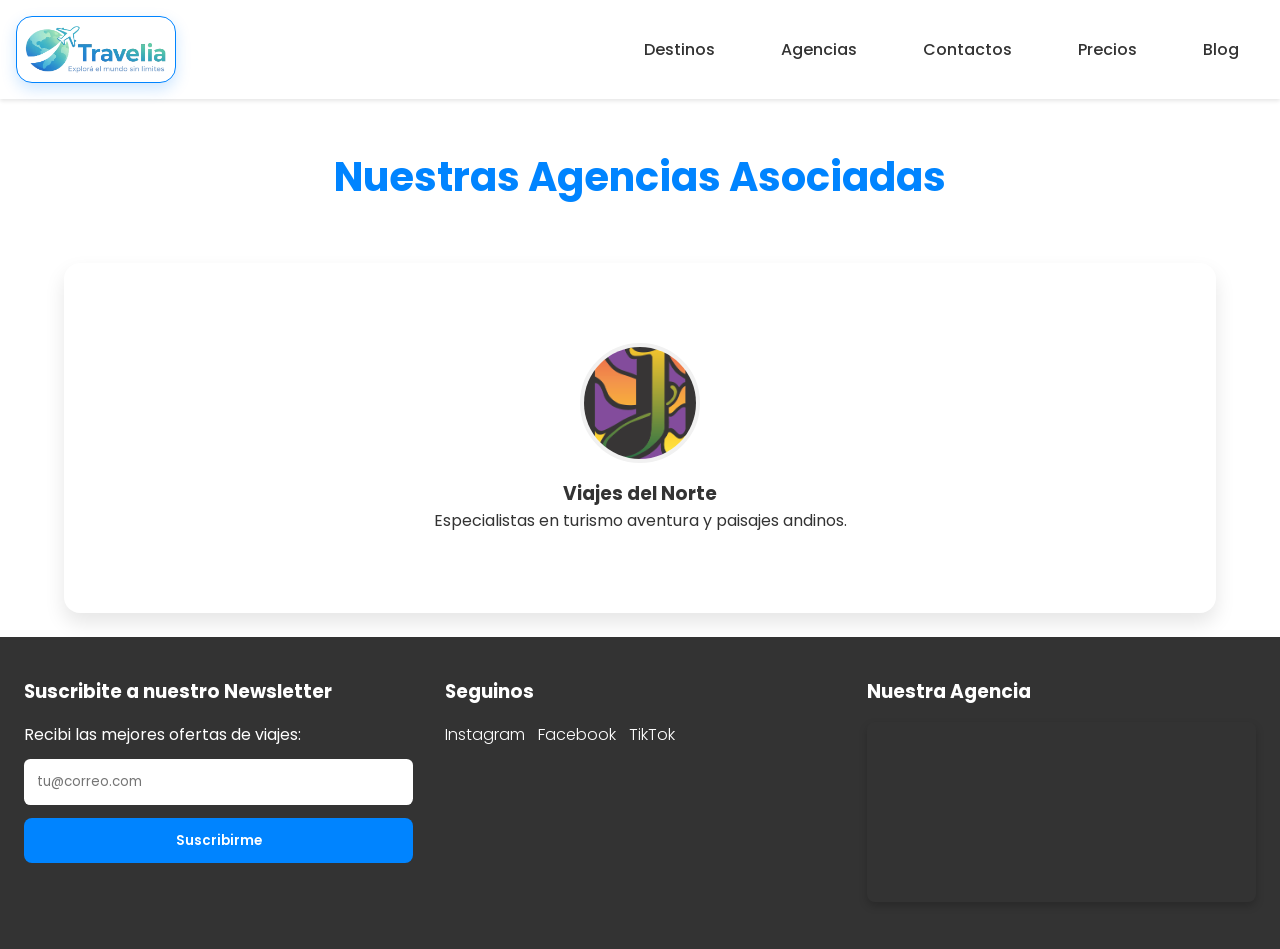
<file: views/agencias.html>
﻿<!DOCTYPE html>
<html lang="es">

<head>
    <meta charset="UTF-8">
    <meta name="viewport" content="width=device-width, initial-scale=1.0">
    <title>Agencias - Travelia</title>
    <link rel="stylesheet" href="../styles/styles.css">
</head>

<body>
    <header>
        <a href="../index.html">
            <img src="../assets/img/logo1.png" alt="Logo de Travelia" class="logo">
        </a>
        <input type="checkbox" id="menu-hamburguesa" class="checkbox-oculto">
        <label for="menu-hamburguesa" class="icono-hamburguesa">☰</label>
        <nav>
            <ul>
                <li><a href="destinos.html">Destinos</a></li>
                <li><a href="agencias.html">Agencias</a></li>
                <li><a href="contactos.html">Contactos</a></li>
                <li><a href="precios.html">Precios</a></li>
                <li><a href="blog.html">Blog</a></li>
            </ul>
        </nav>
    </header>

    <main>
        <h1 class="titulo-vista">Nuestras Agencias Asociadas</h1>

        <section id="agencias-asociadas">
            <div class="contenedor-cards-agencias">

                <article class="card-agencia-contenedor">

                    <div class="card-agencia-inner">

                        <div class="card-agencia-front">
                            <img src="../assets/img/logo-agencia1.png" alt="Logo Agencia Viajes Jujuy">
                            <h3>Viajes del Norte</h3>
                            <p>Especialistas en turismo aventura y paisajes andinos.</p>
                        </div>

                        <div class="card-agencia-back">
                            <h3>Viajes del Norte</h3>
                            <p>📍 S. S. de Jujuy, Centro</p>
                            <p>✔️ info@viajesnorte.com</p>

                            <div class="rating-estrellas">
                                <input type="radio" id="star5-1" name="rate1" value="5">
                                <label for="star5-1" title="5 estrellas">★</label>

                                <input type="radio" id="star4-1" name="rate1" value="4">
                                <label for="star4-1" title="4 estrellas">★</label>

                                <input type="radio" id="star3-1" name="rate1" value="3">
                                <label for="star3-1" title="3 estrellas">★</label>

                                <input type="radio" id="star2-1" name="rate1" value="2">
                                <label for="star2-1" title="2 estrellas">★</label>

                                <input type="radio" id="star1-1" name="rate1" value="1">
                                <label for="star1-1" title="1 estrella">★</label>
                            </div>

                            <button>Contactar Agencia</button>
                        </div>

                    </div>

                </article>

            </div>
        </section>
    </main>
    <footer>
        <div class="footer-newsletter">
            <h3>Suscribite a nuestro Newsletter</h3>
            <form action="#" method="post">
                <label for="email">Recibi las mejores ofertas de viajes:</label>
                <input type="email" id="email" name="email" placeholder="tu@correo.com">
                <button type="submit">Suscribirme</button>
            </form>
        </div>
        <div class="footer-redes">
            <h3>Seguinos</h3>
            <ul>
                <li><a href="#" target="_blank">Instagram</a></li>
                <li><a href="#" target="_blank">Facebook</a></li>
                <li><a href="#" target="_blank">TikTok</a></li>
            </ul>
        </div>
        <div class="footer-mapa">
            <h3>Nuestra Agencia</h3>
            <iframe
                src="https://www.google.com/maps/embed?pb=!1m14!1m12!1m3!1d13000!2d-65.3!3d-24.1!2m3!1f0!2f0!3f0!3m2!1i1024!2i768!4f13.1!5e0!3m2!1ses!2sar!4v1600000000000!5m2!1ses!2sar "
                width="300" height="200" style="border:0;" allowfullscreen="" loading="lazy"
                referrerpolicy="no-referrer-when-downgrade" alt="Ubicación de nuestra agencia en Google Maps"></iframe>
        </div>
    </footer>

</body>


</html>
</file>
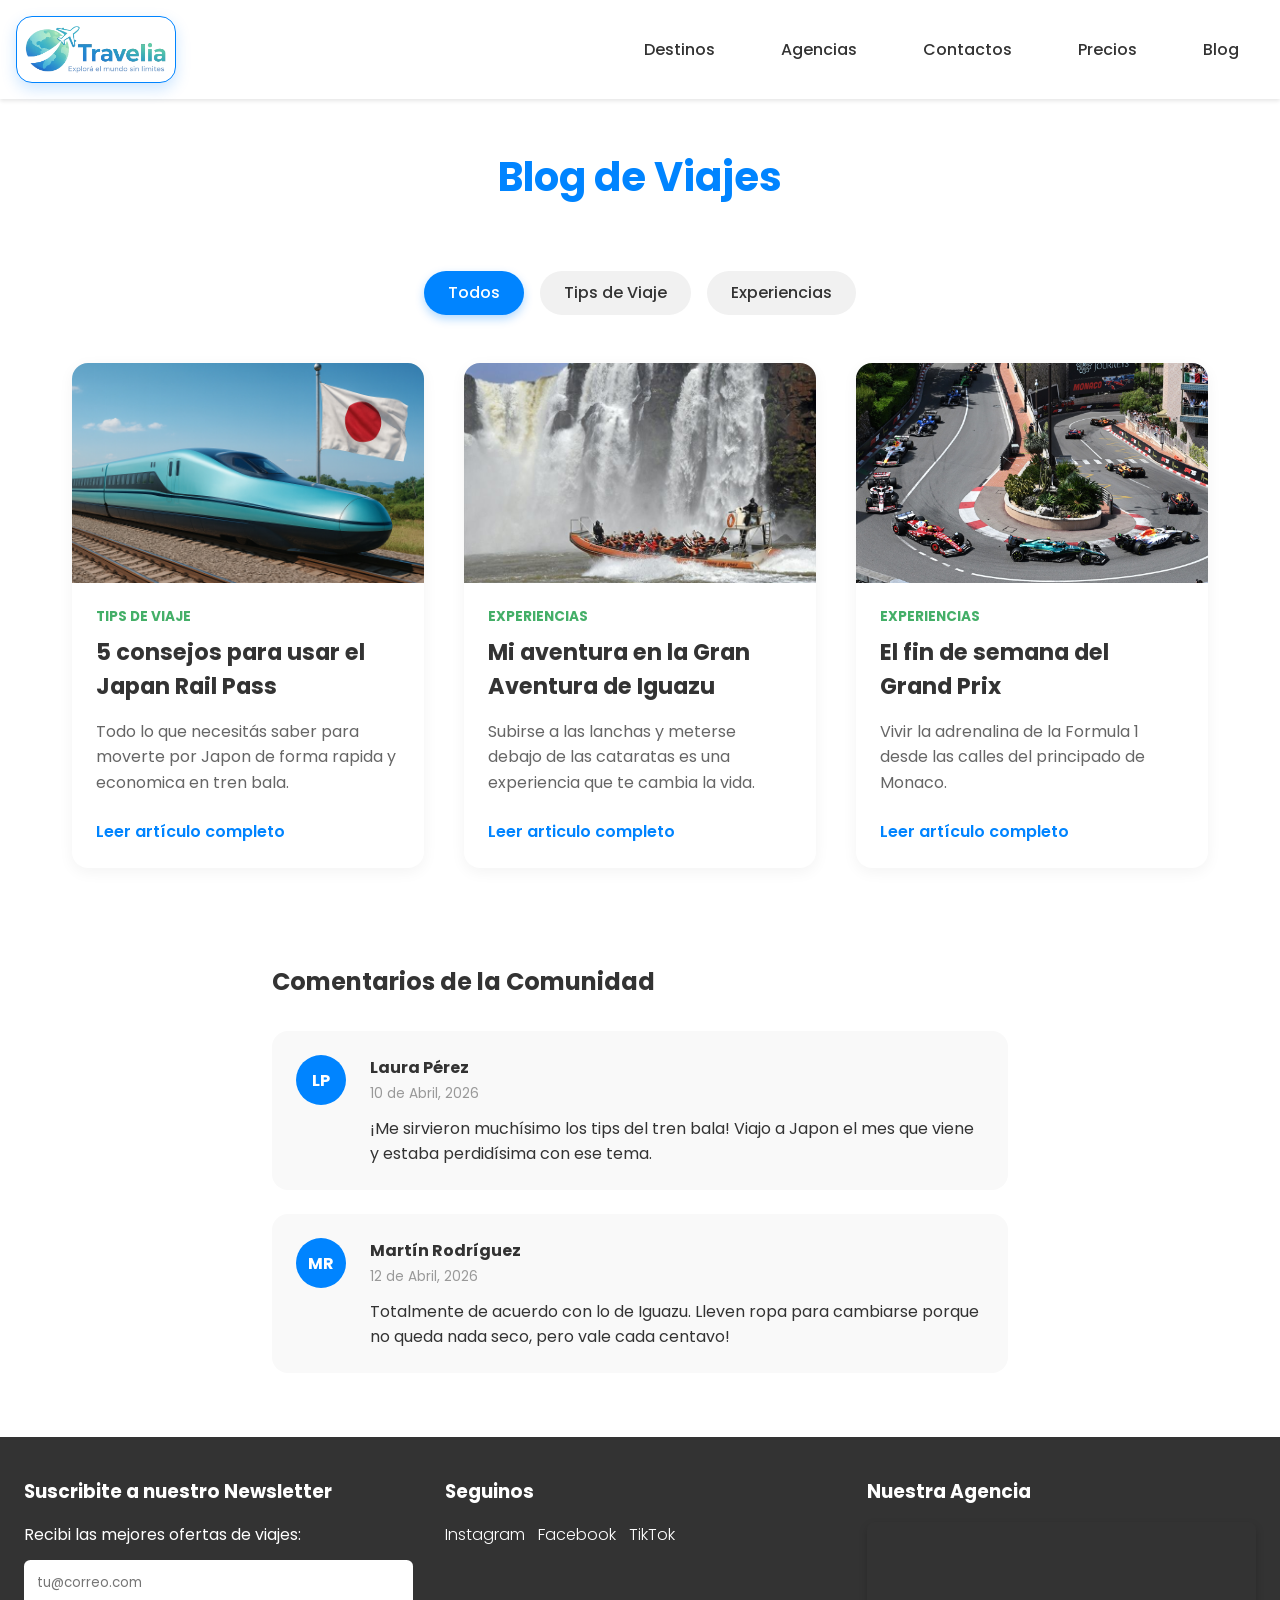
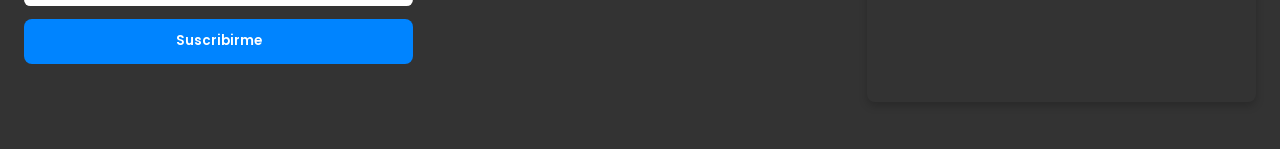
<file: views/blog.html>
﻿<!DOCTYPE html>
<html lang="es">

<head>
    <meta charset="UTF-8">
    <meta name="viewport" content="width=device-width, initial-scale=1.0">
    <title>Blog - Travelia</title>
    <link rel="stylesheet" href="../styles/styles.css">
</head>

<body>

    <header>
        <a href="../index.html">
            <img src="../assets/img/logo1.png" alt="Logo de Travelia" class="logo">
        </a>
        <input type="checkbox" id="menu-hamburguesa" class="checkbox-oculto">
        <label for="menu-hamburguesa" class="icono-hamburguesa">☰</label>
        <nav>
            <ul>
                <li><a href="destinos.html">Destinos</a></li>
                <li><a href="agencias.html">Agencias</a></li>
                <li><a href="contactos.html">Contactos</a></li>
                <li><a href="precios.html">Precios</a></li>
                <li><a href="blog.html">Blog</a></li>
            </ul>
        </nav>
    </header>

    <main>
        <h1 class="titulo-vista">Blog de Viajes</h1>

        <section id="blog-revista">

            <input type="radio" id="tag-todos" name="filtro-blog" checked class="radio-oculto">
            <input type="radio" id="tag-tips" name="filtro-blog" class="radio-oculto">
            <input type="radio" id="tag-experiencias" name="filtro-blog" class="radio-oculto">

            <div class="blog-tags">
                <label for="tag-todos">Todos</label>
                <label for="tag-tips">Tips de Viaje</label>
                <label for="tag-experiencias">Experiencias</label>
            </div>

            <div class="newspaper-grid">

                <article class="post post-tips scroll-reveal">
                    <img src="../assets/img/japon-tips.jpg" alt="Tren bala en Japon">
                    <span class="etiqueta">Tips de Viaje</span>
                    <h2>5 consejos para usar el Japan Rail Pass</h2>
                    <p>Todo lo que necesitás saber para moverte por Japon de forma rapida y economica en tren bala.</p>
                    <a href="#" class="leer-mas">Leer artículo completo</a>
                </article>

                <article class="post post-experiencias scroll-reveal">
                    <img src="../assets/img/iguazu-aventura.jpg" alt="Paseo en lancha Iguazu">
                    <span class="etiqueta">Experiencias</span>
                    <h2>Mi aventura en la Gran Aventura de Iguazu</h2>
                    <p>Subirse a las lanchas y meterse debajo de las cataratas es una experiencia que te cambia la vida.
                    </p>
                    <a href="#" class="leer-mas">Leer articulo completo</a>
                </article>

                <article class="post post-experiencias scroll-reveal">
                    <img src="../assets/img/monaco-f1.jpg" alt="Carrera en Monaco">
                    <span class="etiqueta">Experiencias</span>
                    <h2>El fin de semana del Grand Prix</h2>
                    <p>Vivir la adrenalina de la Formula 1 desde las calles del principado de Monaco.</p>
                    <a href="#" class="leer-mas">Leer artículo completo</a>
                </article>

            </div>
        </section>

        <section id="comentarios-destacados" class="scroll-reveal">
            <h2>Comentarios de la Comunidad</h2>

            <div class="lista-comentarios">

                <article class="comentario">
                    <div class="avatar-css" data-iniciales="LP"></div>
                    <div class="contenido-comentario">
                        <h4>Laura Pérez</h4>
                        <time datetime="2026-04-10">10 de Abril, 2026</time>
                        <p>¡Me sirvieron muchísimo los tips del tren bala! Viajo a Japon el mes que viene y estaba
                            perdidísima con ese tema.</p>
                    </div>
                </article>

                <article class="comentario">
                    <div class="avatar-css" data-iniciales="MR"></div>
                    <div class="contenido-comentario">
                        <h4>Martín Rodríguez</h4>
                        <time datetime="2026-04-12">12 de Abril, 2026</time>
                        <p>Totalmente de acuerdo con lo de Iguazu. Lleven ropa para cambiarse porque no queda nada seco,
                            pero vale cada centavo!</p>
                    </div>
                </article>

            </div>
        </section>

    </main>

    <footer>
        <div class="footer-newsletter">
            <h3>Suscribite a nuestro Newsletter</h3>
            <form action="#" method="post">
                <label for="email">Recibi las mejores ofertas de viajes:</label>
                <input type="email" id="email" name="email" placeholder="tu@correo.com">
                <button type="submit">Suscribirme</button>
            </form>
        </div>
        <div class="footer-redes">
            <h3>Seguinos</h3>
            <ul>
                <li><a href="#" target="_blank">Instagram</a></li>
                <li><a href="#" target="_blank">Facebook</a></li>
                <li><a href="#" target="_blank">TikTok</a></li>
            </ul>
        </div>
        <div class="footer-mapa">
            <h3>Nuestra Agencia</h3>
            <iframe
                src="https://www.google.com/maps/embed?pb=!1m14!1m12!1m3!1d13000!2d-65.3!3d-24.1!2m3!1f0!2f0!3f0!3m2!1i1024!2i768!4f13.1!5e0!3m2!1ses!2sar!4v1600000000000!5m2!1ses!2sar "
                width="300" height="200" style="border:0;" allowfullscreen="" loading="lazy"
                referrerpolicy="no-referrer-when-downgrade" alt="Ubicación de nuestra agencia en Google Maps"></iframe>
        </div>
    </footer>

</body>


</html>
</file>
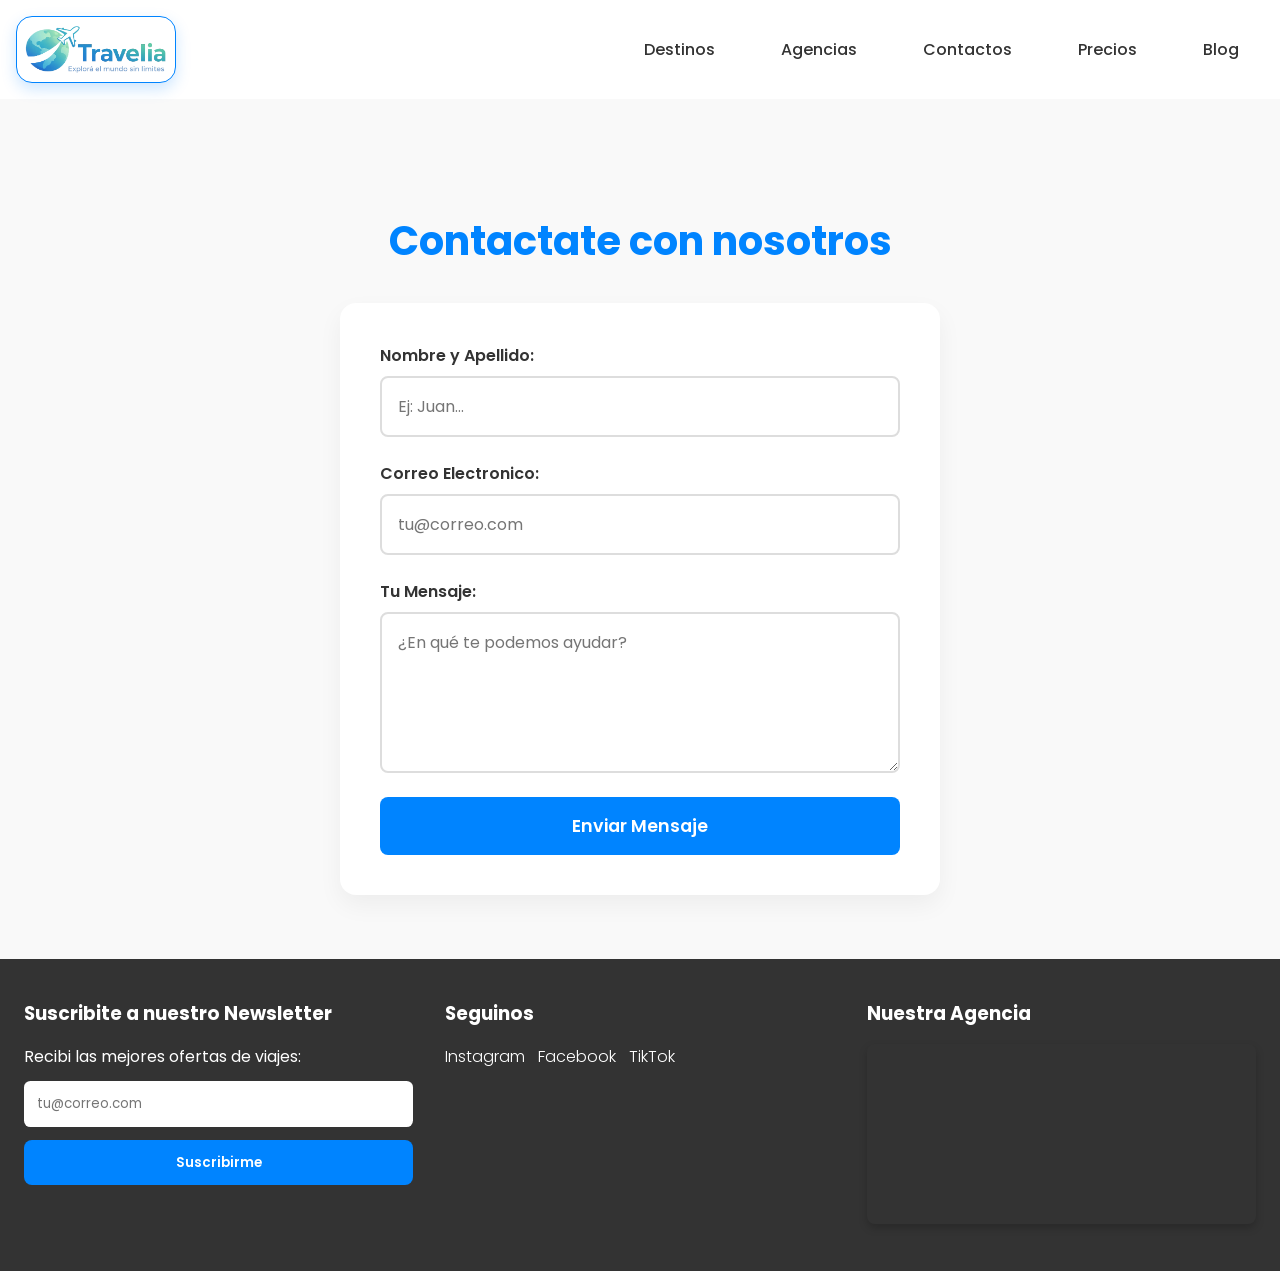
<file: views/contactos.html>
﻿<!DOCTYPE html>
<html lang="es">

<head>
    <meta charset="UTF-8">
    <meta name="viewport" content="width=device-width, initial-scale=1.0">
    <title>Contacto - Travelia</title>
    <link rel="stylesheet" href="../styles/styles.css">
</head>

<body>
    <header>
        <a href="../index.html">
            <img src="../assets/img/logo1.png" alt="Logo de Travelia" class="logo">
        </a>
        <input type="checkbox" id="menu-hamburguesa" class="checkbox-oculto">
        <label for="menu-hamburguesa" class="icono-hamburguesa">☰</label>
        <nav>
            <ul>
                <li><a href="destinos.html">Destinos</a></li>
                <li><a href="agencias.html">Agencias</a></li>
                <li><a href="contactos.html">Contactos</a></li>
                <li><a href="precios.html">Precios</a></li>
                <li><a href="blog.html">Blog</a></li>
            </ul>
        </nav>
    </header>

    <main>


        <section id="contacto-avanzado">
            <h1 class="titulo-vista">Contactate con nosotros</h1>
            <div class="contenedor-formulario">

                <input type="checkbox" id="simulador-envio" class="checkbox-oculto" aria-hidden="true">

                <form action="#" class="formulario-contacto">

                    <div class="grupo-input">
                        <label for="nombre">Nombre y Apellido:</label>
                        <input type="text" id="nombre" name="nombre" placeholder="Ej: Juan..." required
                            pattern="[A-Za-z\s]{3,}">
                        <span class="mensaje-error">Por favor, ingresa un nombre valido (solo letras).</span>
                    </div>

                    <div class="grupo-input">
                        <label for="correo">Correo Electronico:</label>
                        <input type="email" id="correo" name="correo" placeholder="tu@correo.com" required>
                        <span class="mensaje-error">Ingresa un correo valido que contenga un @.</span>
                    </div>

                    <div class="grupo-input">
                        <label for="mensaje">Tu Mensaje:</label>
                        <textarea id="mensaje" name="mensaje" rows="5" placeholder="¿En qué te podemos ayudar?" required
                            minlength="10"></textarea>
                        <span class="mensaje-error">El mensaje debe tener al menos 10 caracteres.</span>
                    </div>

                    <div class="grupo-boton">
                        <label for="simulador-envio" class="btn-enviar">
                            <span class="texto-btn">Enviar Mensaje</span>
                            <div class="spinner"></div>
                        </label>
                    </div>

                </form>

                <div class="modal-confirmacion">
                    <div class="modal-contenido">
                        <h2>Mensaje Enviado con Éxito!</h2>
                        <p>Gracias por escribirnos. Un asesor se comunicara con vos muy pronto.</p>
                        <label for="simulador-envio" class="btn-cerrar-modal">Cerrar</label>
                    </div>
                </div>

            </div>
        </section>
    </main>

    <footer>
        <div class="footer-newsletter">
            <h3>Suscribite a nuestro Newsletter</h3>
            <form action="#" method="post">
                <label for="email">Recibi las mejores ofertas de viajes:</label>
                <input type="email" id="email" name="email" placeholder="tu@correo.com">
                <button type="submit">Suscribirme</button>
            </form>
        </div>
        <div class="footer-redes">
            <h3>Seguinos</h3>
            <ul>
                <li><a href="#" target="_blank">Instagram</a></li>
                <li><a href="#" target="_blank">Facebook</a></li>
                <li><a href="#" target="_blank">TikTok</a></li>
            </ul>
        </div>
        <div class="footer-mapa">
            <h3>Nuestra Agencia</h3>
            <iframe
                src="https://www.google.com/maps/embed?pb=!1m14!1m12!1m3!1d13000!2d-65.3!3d-24.1!2m3!1f0!2f0!3f0!3m2!1i1024!2i768!4f13.1!5e0!3m2!1ses!2sar!4v1600000000000!5m2!1ses!2sar "
                width="300" height="200" style="border:0;" allowfullscreen="" loading="lazy"
                referrerpolicy="no-referrer-when-downgrade" alt="Ubicación de nuestra agencia en Google Maps"></iframe>
        </div>
    </footer>

</body>


</html>
</file>
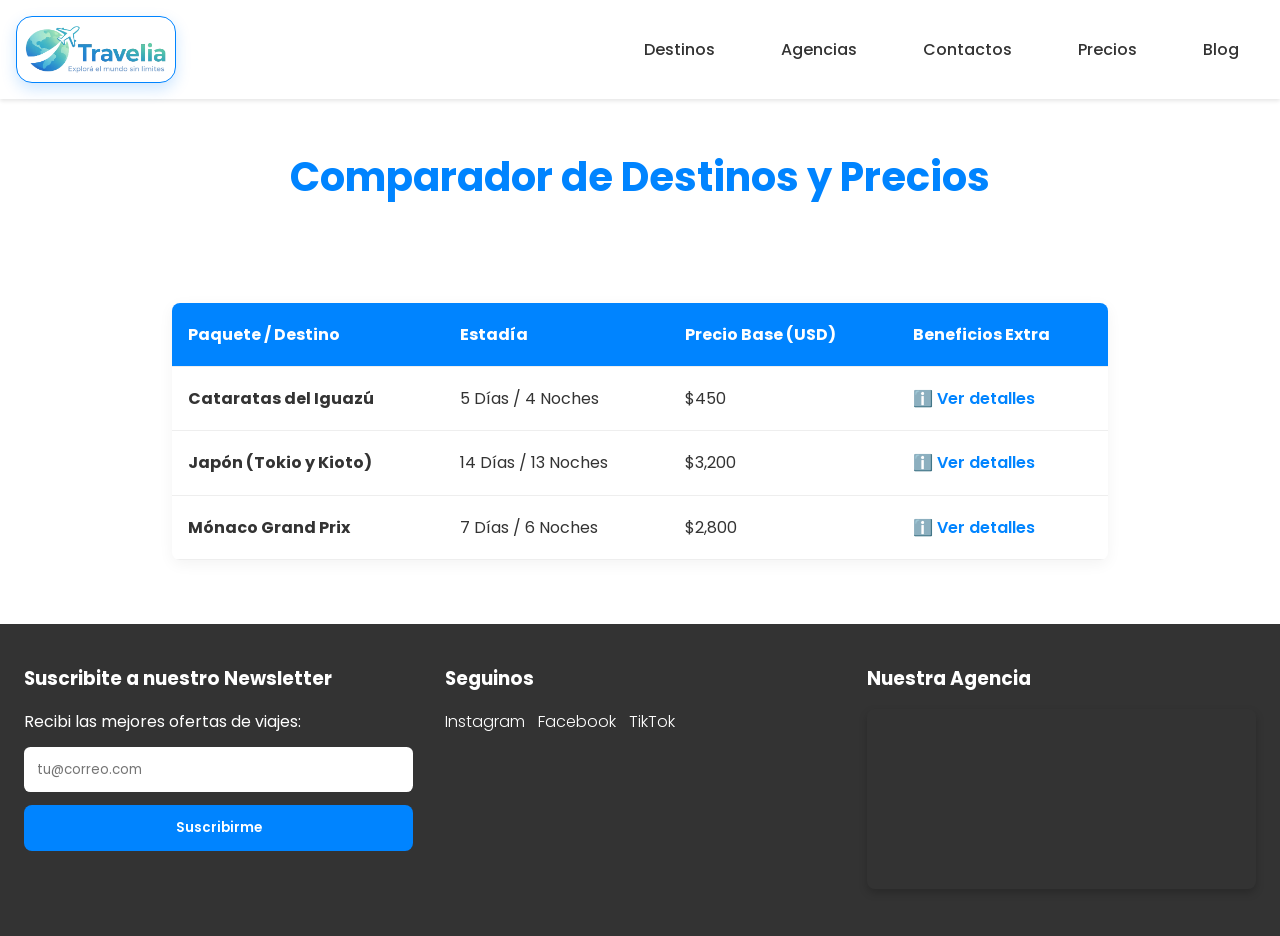
<file: views/precios.html>
﻿<!DOCTYPE html>
<html lang="es">

<head>
    <meta charset="UTF-8">
    <meta name="viewport" content="width=device-width, initial-scale=1.0">
    <title>Precios - Travelia</title>
    <link rel="stylesheet" href="../styles/styles.css">
</head>

<body>
    <header>
        <a href="../index.html">
            <img src="../assets/img/logo1.png" alt="Logo de Travelia" class="logo">
        </a>
        <input type="checkbox" id="menu-hamburguesa" class="checkbox-oculto">
        <label for="menu-hamburguesa" class="icono-hamburguesa">☰</label>
        <nav>
            <ul>
                <li><a href="destinos.html">Destinos</a></li>
                <li><a href="agencias.html">Agencias</a></li>
                <li><a href="contactos.html">Contactos</a></li>
                <li><a href="precios.html">Precios</a></li>
                <li><a href="blog.html">Blog</a></li>
            </ul>
        </nav>
    </header>

    <main>
        <h1 class="titulo-vista">Comparador de Destinos y Precios</h1>

        <section id="tabla-comparativa">
            <div class="contenedor-tabla">
                <table class="tabla-precios">
                    <thead>
                        <tr>
                            <th>Paquete / Destino</th>
                            <th>Estadía</th>
                            <th>Precio Base (USD)</th>
                            <th>Beneficios Extra</th>
                        </tr>
                    </thead>
                    <tbody>
                        <tr>
                            <td><strong>Cataratas del Iguazú</strong></td>
                            <td>5 Días / 4 Noches</td>
                            <td>$450</td>
                            <td>
                                <span class="tooltip-css"
                                    data-tooltip="Incluye acceso ilimitado al Parque Nacional y traslados.">
                                    ℹ️ Ver detalles
                                </span>
                            </td>
                        </tr>

                        <tr>
                            <td><strong>Japón (Tokio y Kioto)</strong></td>
                            <td>14 Días / 13 Noches</td>
                            <td>$3,200</td>
                            <td>
                                <span class="tooltip-css"
                                    data-tooltip="Incluye pase de tren bala (JR Pass) por 7 días.">
                                    ℹ️ Ver detalles
                                </span>
                            </td>
                        </tr>

                        <tr>
                            <td><strong>Mónaco Grand Prix</strong></td>
                            <td>7 Días / 6 Noches</td>
                            <td>$2,800</td>
                            <td>
                                <span class="tooltip-css"
                                    data-tooltip="Acceso a tribuna VIP durante las clasificaciones de F1.">
                                    ℹ️ Ver detalles
                                </span>
                            </td>
                        </tr>
                    </tbody>
                </table>
            </div>
        </section>
    </main>

    <footer>
        <div class="footer-newsletter">
            <h3>Suscribite a nuestro Newsletter</h3>
            <form action="#" method="post">
                <label for="email">Recibi las mejores ofertas de viajes:</label>
                <input type="email" id="email" name="email" placeholder="tu@correo.com">
                <button type="submit">Suscribirme</button>
            </form>
        </div>
        <div class="footer-redes">
            <h3>Seguinos</h3>
            <ul>
                <li><a href="#" target="_blank">Instagram</a></li>
                <li><a href="#" target="_blank">Facebook</a></li>
                <li><a href="#" target="_blank">TikTok</a></li>
            </ul>
        </div>
        <div class="footer-mapa">
            <h3>Nuestra Agencia</h3>
            <iframe
                src="https://www.google.com/maps/embed?pb=!1m14!1m12!1m3!1d13000!2d-65.3!3d-24.1!2m3!1f0!2f0!3f0!3m2!1i1024!2i768!4f13.1!5e0!3m2!1ses!2sar!4v1600000000000!5m2!1ses!2sar "
                width="300" height="200" style="border:0;" allowfullscreen="" loading="lazy"
                referrerpolicy="no-referrer-when-downgrade" alt="Ubicación de nuestra agencia en Google Maps"></iframe>
        </div>
    </footer>

</body>


</html>
</file>
<file: styles/styles.css>
@import url('https://fonts.googleapis.com/css2?family=Poppins:wght@300;400;600;700&display=swap');


:root {
    --color-primario: #0084FF;   /* Azul Travelia */
    --color-secundario: #44AF68; /* Verde Travelia */
    --color-texto: #333333;      /* Gris oscuro para lectura */
    --color-fondo: #FFFFFF;      /* Blanco clasico */
    
    --fuente-principal: 'Poppins', sans-serif;
}
*{
    margin:0;
    padding: 0;
    box-sizing: border-box;
}
a{
    text-decoration: none;
}

body {
    font-family: var(--fuente-principal);
    color: var(--color-texto);
    background-color: var(--color-fondo);
}


header{
    display: flex;
    justify-content: space-between;
    align-items: center;
    padding: 1rem 1rem;
    background-color: var(--color-fondo);
    box-shadow: 0 2px 4px rgba(0, 0, 0, 0.1);
}
.logo {
    display: block;
    height: auto;
    width: 10rem;
    padding: 0.5rem;
    background-color: var(--color-fondo);
    border-radius: 1rem;
    border: 1px solid var(--color-primario);
    box-shadow: 0 6px 15px rgba(0, 132, 255, 0.2);
}
nav ul{
    list-style: none;
    display: flex;
    gap: 1rem;
    margin: 0;
    padding: 0;
}
nav li{
    display: inline;
    margin: 0;
    padding: 0;
}
nav a{
    color: var(--color-texto);
    padding: 0.75rem 1.5rem;
    border: 1px solid transparent;
    border-radius: 0.5rem;
    font-weight: 500;
    transition:all 0.3s ease;

}
nav a:hover,
nav a:focus{
    color: var(--color-primario);
    border-color: var(--color-primario);
    background-color: rgba(0, 132, 255, 0.1);
    transform: translateY(-2px);
}


footer{
    background-color: var(--color-texto);
    color: var(--color-fondo);
    padding: 2.5rem 1.5rem;

    /*mis cajas alado*/
    display: flex;
    justify-content: space-between;
    gap: 2rem;
}

/* Ocultamos la hamburguesa y el checkbox en monitores de PC */
.icono-hamburguesa {
    display: none;
    font-size: 2rem;
    cursor: pointer;
    color: var(--color-primario);
}

.checkbox-oculto {
    display: none;
}

.footer-newsletter,
.footer-redes,
.footer-mapa{
    flex:1;
}

.footer-newsletter form{
    display: flex;
    flex-direction: column;
    gap: 0.8rem;
    margin-top: 1rem;
   
}
.footer-newsletter input{
    padding: 0.8rem;
    border: none;
    border-radius: 0.4rem;
    outline: none;
    font-family: var(--fuente-principal);
}
.footer-newsletter input:focus{
    box-shadow: 0 0 0 2px var(--color-primario);
}
.footer-newsletter button{
    font-family: var(--fuente-principal);
    padding: 0.8rem;
    background-color: var(--color-primario);
    color:var(--color-fondo);
    border: none;
    border-radius: 0.5rem;
    font-weight: 600;
    cursor: pointer;
    transition: background-color 0.3s ease;
}
.footer-newsletter button:hover{
    background-color: var(--color-secundario);
}
.footer-redes h3{
    margin-bottom: 1rem;
}
.footer-redes ul{
    list-style: none;
    display: flex;
    flex-direction: row;
    gap: 0.8rem;
}

.footer-redes a{
    color: var(--color-fondo);
    font-size: 1rem;
    font-weight: 300;
    transition: all 0.3s ease;
}
.footer-redes a:hover{
    color: var(--color-primario);
    padding-left: 0.5rem;
}

.footer-mapa h3 {
    margin-bottom: 1rem;
}
.footer-mapa iframe{
    width: 100%;
    height: 180px;
    border: none;
    border-radius: 0.5rem;
    box-shadow: 0 4px 9px rgba(0, 0, 0, 0.2);
    transition: transform 0.3s ease;
}

.footer-mapa iframe:hover{
    transform: scale(1.02);
}

/* vista:home */
/* Seccion hero */
#hero {
    position: relative; /* Clave para poder superponer el texto y el video */
    height: 100vh;      /* Ocupa exactamente el 100% de la altura de tu monitor/celular */
    width: 100%;
    display: flex;
    flex-direction: column;
    align-items: center;
    justify-content: center;
    overflow: hidden;   /* Esconde cualquier borde del video que sobresalga */
}
.video-fondo {
    position: absolute;
    top: 0;
    left: 0;
    width: 100%;
    height: 100%;
    object-fit: cover;  /* Hace que el video llene la caja sin deformarse */
    z-index: -1;        /* Lo manda al fondo, detrás de todo */
    filter: brightness(0.6); /* Le pone un "lente de sol" para que el texto blanco se lea perfecto */
}
.hero-contenido{
    position: relative;
    z-index: 1;
    text-align: center;
    color: var(--color-fondo);
    padding: 0 1rem;
}

.hero-contenido h2{
    font-size: 3.5rem;
    margin-bottom: 1rem;
    text-shadow: 2px 2px 5px rgba(0, 0, 0, 0.7);
}

.hero-contenido p{
    font-size: 1.5rem;
    margin-bottom: 2rem;
    font-weight: 300;
}

.hero-contenido button{
    padding: 1rem 2.5rem;
    font-size: 1.2rem;
    background-color: var(--color-primario);
    color: var(--color-fondo);
    border: none;
    border-radius: 2rem;
    cursor: pointer;
    font-weight: 600;
    transition: all 0.3s ease;
}
.hero-contenido button:hover{
    background-color: var(--color-secundario);
    transform: translateY(-3px);
    box-shadow: 0 4px 15px rgba(68, 175, 104, 0.4);
}
/*Seccion destacados*/
#destinos-destacados {
    padding: 4rem 2rem;
    background-color: #f9f9f9; /* Un fondo apenitas gris para que las tarjetas blancas resalten */
    text-align: center;
}

.contador {
    color: var(--color-secundario);
    font-weight: 600;
    margin-bottom: 2rem;
}

/* El truco mágico de CSS Grid */
.contenedor-cards {
    display: grid;
    /* Esta línea hace que las columnas midan mínimo 250px. Si no entran, bajan solas */
    grid-template-columns: repeat(auto-fit, minmax(250px, 1fr)); 
    gap: 2rem;
    max-width: 1200px;  /* Evita que se estiren demasiado en monitores gigantes */
    margin: 0 auto;     /* Centra todo el bloque */
}

/* La estructura de la tarjeta */
.card {
    background-color: var(--color-fondo);
    border-radius: 0.5rem;
    overflow: hidden; /* Clave: hace que la foto respete el borde redondeado y no se salga */
    box-shadow: 0 4px 8px rgba(0, 0, 0, 0.1);
    transition: transform 0.3s ease; /* Preparamos la micro-interacción que pide el TP */
}

/* Micro-interacción: Se levanta un poquito al pasar el mouse */
.card:hover {
    transform: translateY(-5px);
}

/* Acomodamos la imagen para que todas midan igual */
.card img {
    width: 100%;
    height: 200px;
    object-fit: cover; /* Evita que las fotos se aplasten o estiren */
}

/* Espaciado interno de los textos */
.card h3 {
    padding: 1rem 1rem 0.5rem 1rem;
    text-align: left;
}

.card p {
    padding: 0 1rem 1rem 1rem;
    text-align: left;
    font-size: 0.9rem;
}

.card a {
    display: inline-block;
    padding: 0 1rem 1.5rem 1rem;
    color: var(--color-primario);
    font-weight: 600;
    text-align: left;
}
/* Seccion testimonio*/
#testimonio {
    padding: 4rem 2rem;
    text-align: center;
}

#testimonio h2 {
    margin-bottom: 2rem;
}

/* La "Ventana" del Carrusel */
.carrusel-testimonios {
    display: flex;
    gap: 1.5rem;
    overflow-x: auto; /* Permite el scroll horizontal */
    padding-bottom: 1rem; /* Deja espacio para la barra de scroll en PC */
    
    /* Magia del Scroll Snap: obliga a que el scroll frene en puntos exactos */
    scroll-snap-type: x mandatory; 
    
    /* Oculta la barra de scroll fea en algunos navegadores */
    scrollbar-width: thin;
}

/* La "Tira de película" (Las tarjetas) */
.testimonio {
    /* flex: 0 0 auto; significa que no se estire ni se encoja, que mantenga su tamaño */
    flex: 0 0 300px; 
    background-color: var(--color-texto);
    color: var(--color-fondo);
    padding: 2rem;
    border-radius: 1rem;
    text-align: left;
    
    /* Le dice a la tarjeta que cuando frene el scroll, se posicione en el centro */
    scroll-snap-align: center; 
}

.testimonio blockquote {
    font-style: italic;
    margin-bottom: 1rem;
    font-size: 1.1rem;
}

.testimonio p {
    color: var(--color-secundario); /* Nombre del cliente en Verde Travelia */
    font-weight: 600;
}
.titulo-vista {
    text-align: center;
    color: var(--color-primario);
    padding: 3rem 1rem 1rem 1rem;
    font-size: 2.5rem;
    margin-bottom: 1rem;
}
/* ==========================================
   VISTA: DESTINOS (destinos.html)
   ========================================== */

/* --- 1. EL TRUCO DE LOS FILTROS --- */

/* Ocultamos los "circulitos" de los radios porque quedan feos */
input[name="categoria"] {
    display: none;
}

/* Le damos forma de botones reales a las etiquetas (labels) */
.botones-filtro {
    display: flex;
    justify-content: center;
    gap: 1rem;
    margin: 2rem 0;
    flex-wrap: wrap; /* Para que en celulares bajen si no entran */
}

.botones-filtro label {
    padding: 0.6rem 1.5rem;
    background-color: #f1f1f1;
    color: var(--color-texto);
    border-radius: 2rem;
    cursor: pointer;
    font-weight: 500;
    transition: all 0.3s ease;
}

/* Al pasar el mouse por encima del botón */
.botones-filtro label:hover {
    background-color: var(--color-secundario); /* Verde Travelia */
    color: var(--color-fondo);
}

/* Magia 1: Pinta el botón que está seleccionado */
#filtro-todos:checked ~ .botones-filtro label[for="filtro-todos"],
#filtro-cultural:checked ~ .botones-filtro label[for="filtro-cultural"],
#filtro-naturaleza:checked ~ .botones-filtro label[for="filtro-naturaleza"],
#filtro-playa:checked ~ .botones-filtro label[for="filtro-playa"] {
    background-color: var(--color-primario); /* Azul Travelia */
    color: var(--color-fondo);
    box-shadow: 0 4px 10px rgba(0, 132, 255, 0.3);
}


/* Magia 2: LÓGICA DE OCULTAR Y MOSTRAR TARJETAS */
/* Regla general: Si tocamos un filtro específico (que NO sea "Todos"), ocultamos TODAS las tarjetas por defecto */
#filtro-cultural:checked ~ .grid-masonry .card-destino,
#filtro-naturaleza:checked ~ .grid-masonry .card-destino,
#filtro-playa:checked ~ .grid-masonry .card-destino {
    display: none;
}

/* Regla específica: Volvemos a mostrar SOLO las que coinciden con el filtro tocado */
#filtro-cultural:checked ~ .grid-masonry .item-cultural,
#filtro-naturaleza:checked ~ .grid-masonry .item-naturaleza,
#filtro-playa:checked ~ .grid-masonry .item-playa {
    display: block; 
    animation: aparecer 0.5s ease; /* Le da una entradita suave al filtrarse */
}

/* Animación para que no aparezcan de golpe */
@keyframes aparecer {
    from { opacity: 0; transform: scale(0.9); }
    to { opacity: 1; transform: scale(1); }
}


/* --- 2. GALERÍA MASONRY Y TARJETAS --- */

.grid-masonry {
    /* Usamos CSS Columns (como en los diarios) para el efecto ladrillo */
    column-count: 3;
    column-gap: 1.5rem;
    max-width: 1200px;
    margin: 0 auto;
    padding: 0 1rem;
}

.card-destino {
    position: relative; /* Clave para superponer el texto negro después */
    margin-bottom: 1.5rem;
    border-radius: 0.5rem;
    overflow: hidden;
    break-inside: avoid; /* Evita que una tarjeta se corte a la mitad entre dos columnas */
    box-shadow: 0 4px 8px rgba(0,0,0,0.1);
}

.card-destino img {
    width: 100%;
    display: block; /* Saca un margen fantasma molesto que traen las imágenes por defecto */
    transition: transform 0.5s ease;
}

/* El texto que va por encima de la foto (Overlay) */
.overlay-info {
    position: absolute;
    top: 0;
    left: 0;
    width: 100%;
    height: 100%;
    background-color: rgba(0, 0, 0, 0.7); /* Fondo negro semi-transparente */
    color: var(--color-fondo);
    display: flex;
    flex-direction: column;
    justify-content: center;
    align-items: center;
    opacity: 0; /* Lo escondemos totalmente por defecto */
    transition: opacity 0.3s ease;
}

/* El efecto al pasar el mouse (Hover) */
.card-destino:hover img {
    transform: scale(1.1); /* La foto hace un zoom in sutil */
}

.card-destino:hover .overlay-info {
    opacity: 1; /* El texto negro semi-transparente se vuelve visible */
}

/* ==========================================
   SECCIÓN: TABLA DE PRECIOS
   ========================================== */
#tabla-comparativa {
    padding: 4rem 2rem;
    max-width: 1000px;  /* Evita que la tabla se estire de forma exagerada en monitores anchos */
    margin: 0 auto;     /* Centra todo el bloque en la pantalla */
    text-align: center;
}

#tabla-comparativa h2 {
    margin-bottom: 2rem;
}

/* El truco responsivo para celulares */
.contenedor-tabla {
    width: 100%;
    overflow-x: auto; /* Magia: Si la tabla es más ancha que la pantalla, crea una barra de scroll interna */
    border-radius: 0.5rem;
    box-shadow: 0 4px 15px rgba(0, 0, 0, 0.05); /* Sombra muy suave para que parezca una tarjeta */
}

/* Estructura de la tabla en sí */
.contenedor-tabla table {
    width: 100%;
    border-collapse: collapse; /* Borra el espacio feo que traen los bordes por defecto */
    min-width: 600px; /* Obliga a la tabla a mantener un tamaño legible. Si el celu es chico, activa el scroll del contenedor */
    text-align: left;
}

/* Encabezado azul */
.contenedor-tabla thead {
    background-color: var(--color-primario); 
    color: var(--color-fondo);
}

.contenedor-tabla th, 
.contenedor-tabla td {
    padding: 1.2rem 1rem;
    border-bottom: 1px solid #eeeeee; /* Una linea gris muy clarita separando filas */
}

/* Efecto que pide tu Trabajo Práctico: Resaltar al pasar el mouse */
.contenedor-tabla tbody tr {
    transition: background-color 0.3s ease;
}

.contenedor-tabla tbody tr:hover {
    background-color: rgba(68, 175, 104, 0.1); /* Pinta la fila de un Verde Travelia súper clarito y transparente */
}

/* ==========================================
   VISTA: CONTACTO (contactos.html)
   ========================================== */

#contacto-avanzado {
    padding: 4rem 2rem;
    background-color: #f9f9f9;
}

.contenedor-formulario {
    max-width: 600px;
    margin: 0 auto;
    background-color: var(--color-fondo);
    padding: 2.5rem;
    border-radius: 1rem;
    box-shadow: 0 10px 25px rgba(0,0,0,0.05);
}

/* Ocultamos el checkbox que hace la magia */
.checkbox-oculto {
    display: none;
}

/* --- 1. DISEÑO DEL FORMULARIO --- */
.grupo-input {
    display: flex;
    flex-direction: column;
    margin-bottom: 1.5rem;
}

.grupo-input label {
    margin-bottom: 0.5rem;
    font-weight: 600;
    color: var(--color-texto);
}

.grupo-input input,
.grupo-input textarea {
    padding: 1rem;
    border: 2px solid #ddd;
    border-radius: 0.5rem;
    font-family: var(--fuente-principal);
    font-size: 1rem;
    outline: none;
    transition: all 0.3s ease;
}

/* Validaciones en tiempo real de HTML5 puras con CSS */
/* Cuando el usuario está escribiendo y el dato es correcto (pinta verde) */
.grupo-input input:focus:valid,
.grupo-input textarea:focus:valid {
    border-color: var(--color-secundario); /* Verde Travelia */
}

/* Cuando el usuario está escribiendo y el dato está mal (pinta rojo) */
.grupo-input input:focus:invalid,
.grupo-input textarea:focus:invalid {
    border-color: #ff4d4d; 
}

/* Mensajes de error ocultos por defecto */
.mensaje-error {
    color: #ff4d4d;
    font-size: 0.85rem;
    margin-top: 0.5rem;
    display: none; /* Lo escondemos */
}

/* Si el input es inválido Y no esta vacio (para no gritarle al usuario ni bien entra), mostramos el error */
.grupo-input input:not(:placeholder-shown):invalid ~ .mensaje-error,
.grupo-input textarea:not(:placeholder-shown):invalid ~ .mensaje-error {
    display: block;
    animation: aparecerError 0.3s ease;
}

@keyframes aparecerError {
    from { opacity: 0; transform: translateY(-5px); }
    to { opacity: 1; transform: translateY(0); }
}

/* Botón de enviar falso (es un label disfrazado) */
.btn-enviar {
    display: block;
    width: 100%;
    text-align: center;
    padding: 1rem;
    background-color: var(--color-primario);
    color: var(--color-fondo);
    border-radius: 0.5rem;
    font-weight: 600;
    font-size: 1.1rem;
    cursor: pointer;
    transition: background-color 0.3s ease;
}

.btn-enviar:hover {
    background-color: var(--color-secundario);
}


/* --- 2. EL MODAL DE CONFIRMACION (Pop-up) --- */
.modal-confirmacion {
    position: fixed; /* Lo clava en la pantalla, aunque scrollees */
    top: 0;
    left: 0;
    width: 100%;
    height: 100vh;
    background-color: rgba(0, 0, 0, 0.6); /* Fondo oscurecido */
    display: flex;
    justify-content: center;
    align-items: center;
    z-index: 1000;
    
    /* Por defecto, el modal no se ve y no se puede hacer clic */
    opacity: 0;
    visibility: hidden;
    transition: all 0.4s ease;
}

.modal-contenido {
    background-color: var(--color-fondo);
    padding: 3rem;
    border-radius: 1rem;
    text-align: center;
    max-width: 400px;
    transform: scale(0.8); /* Lo achicamos un poco para el efecto de entrada */
    transition: all 0.4s ease;
}

.modal-contenido h2 {
    color: var(--color-secundario);
    margin-bottom: 1rem;
}

.btn-cerrar-modal {
    display: inline-block;
    margin-top: 1.5rem;
    padding: 0.8rem 2rem;
    background-color: var(--color-texto);
    color: var(--color-fondo);
    border-radius: 2rem;
    cursor: pointer;
}

/* MAGIA FINAL: Si el checkbox oculto es marcado, aparece el modal */
#simulador-envio:checked ~ .modal-confirmacion {
    opacity: 1;
    visibility: visible;
}

#simulador-envio:checked ~ .modal-confirmacion .modal-contenido {
    transform: scale(1); /* Efecto zoom de entrada */
}

/*   VISTA: BLOG   */
#blog-revista {
    padding: 2rem;
    max-width: 1200px;
    margin: 0 auto;
}

/* --- 1. FILTROS DEL BLOG --- */
.radio-oculto {
    display: none;
}

.blog-tags {
    display: flex;
    justify-content: center;
    gap: 1rem;
    margin-bottom: 3rem;
    flex-wrap: wrap;
}

.blog-tags label {
    padding: 0.6rem 1.5rem;
    background-color: #f1f1f1;
    border-radius: 2rem;
    cursor: pointer;
    font-weight: 500;
    transition: all 0.3s ease;
}

.blog-tags label:hover {
    background-color: var(--color-secundario);
    color: var(--color-fondo);
}

/* Pinta el boton activo */
#tag-todos:checked ~ .blog-tags label[for="tag-todos"],
#tag-tips:checked ~ .blog-tags label[for="tag-tips"],
#tag-experiencias:checked ~ .blog-tags label[for="tag-experiencias"] {
    background-color: var(--color-primario);
    color: var(--color-fondo);
    box-shadow: 0 4px 10px rgba(0, 132, 255, 0.3);
}

/* Logica de ocultar/mostrar posts */
#tag-tips:checked ~ .newspaper-grid .post,
#tag-experiencias:checked ~ .newspaper-grid .post {
    display: none; /* Oculta todos por defecto al tocar un filtro */
}

#tag-tips:checked ~ .newspaper-grid .post-tips,
#tag-experiencias:checked ~ .newspaper-grid .post-experiencias {
    display: flex; /* Muestra solo los que coinciden */
    animation: aparecer 0.5s ease;
}


/* --- 2. GRILLA Y TARJETAS (POSTS) --- */
.newspaper-grid {
    display: grid;
    grid-template-columns: repeat(auto-fit, minmax(300px, 1fr));
    gap: 2.5rem;
}

.post {
    display: flex;
    flex-direction: column;
    background-color: var(--color-fondo);
    border-radius: 1rem;
    overflow: hidden;
    box-shadow: 0 4px 15px rgba(0, 0, 0, 0.05);
    transition: transform 0.3s ease;
    padding-bottom: 1.5rem; /* Espacio al fondo de la tarjeta */
}

.post:hover {
    transform: translateY(-8px);
    box-shadow: 0 12px 25px rgba(0, 0, 0, 0.1);
}

.post img {
    width: 100%;
    height: 220px;
    object-fit: cover;
    margin-bottom: 1.5rem;
}

.post .etiqueta {
    color: var(--color-secundario);
    font-size: 0.85rem;
    font-weight: 700;
    text-transform: uppercase;
    margin: 0 1.5rem 0.5rem 1.5rem;
}

.post h2 {
    color: var(--color-texto);
    font-size: 1.4rem;
    margin: 0 1.5rem 1rem 1.5rem;
    text-align: left;
}

.post p {
    color: #666666;
    margin: 0 1.5rem 1.5rem 1.5rem;
    flex-grow: 1; /* Empuja el botón de "Leer más" hacia abajo */
    line-height: 1.6;
}

.post .leer-mas {
    margin: 0 1.5rem;
    color: var(--color-primario);
    font-weight: 600;
    margin-top: auto; /* Se clava en el fondo de la tarjeta */
    transition: color 0.3s ease;
}

.post .leer-mas:hover {
    color: var(--color-secundario);
}


/* --- 3. SECCIoN COMENTARIOS --- */
#comentarios-destacados {
    max-width: 800px;
    margin: 4rem auto;
    padding: 0 2rem;
}

.lista-comentarios {
    display: flex;
    flex-direction: column;
    gap: 1.5rem;
    margin-top: 2rem;
}

.comentario {
    display: flex;
    gap: 1.5rem;
    background-color: #f9f9f9;
    padding: 1.5rem;
    border-radius: 1rem;
    align-items: flex-start; /* Evita que el avatar se estire si el texto es muy largo */
}

/* El truco del Avatar CSS */
.avatar-css {
    width: 50px;
    height: 50px;
    background-color: var(--color-primario);
    color: var(--color-fondo);
    border-radius: 50%;
    display: flex;
    align-items: center;
    justify-content: center;
    font-weight: 700;
    flex-shrink: 0; /* Evita que el círculo se aplaste */
}

/* Magia: lee el atributo data-iniciales="LP" del HTML y lo escribe adentro del círculo */
.avatar-css::before {
    content: attr(data-iniciales); 
}

.contenido-comentario h4 {
    margin-bottom: 0.2rem;
    color: var(--color-texto);
}

.contenido-comentario time {
    font-size: 0.85rem;
    color: #999999;
    display: block;
    margin-bottom: 0.8rem;
}

/* ==========================================
   VISTA: AGENCIAS (agencias.html)
   ========================================== */
#agencias-asociadas {
    padding: 1.5em;
    max-width: 1200px;
    margin: 0 auto;
}

.contenedor-cards-agencias {
    display: grid;
    grid-template-columns: repeat(auto-fit, minmax(300px, 1fr));
    gap: 2.5rem;
}

/* --- 1. EL ESCENARIO (La caja exterior) --- */
.card-agencia-contenedor {
    background-color: transparent;
    width: 100%;
    height: 350px; /* Le damos una altura fija para que la tarjeta no se aplaste */
    
    /* MAGIA 1: Esto crea la "cámara" 3D. Mientras más chico el número, más extremo es el efecto */
    perspective: 1000px; 
}

/* --- 2. EL EJE GIRATORIO --- */
.card-agencia-inner {
    position: relative;
    width: 100%;
    height: 100%;
    text-align: center;
    transition: transform 0.8s cubic-bezier(0.4, 0.2, 0.2, 1); /* Giro suave y moderno */
    
    /* MAGIA 2: Le dice a los hijos (las caras) que respeten el entorno 3D */
    transform-style: preserve-3d; 
}

/* El gatillo: Cuando pasamos el mouse por la caja, el eje gira 180 grados */
.card-agencia-contenedor:hover .card-agencia-inner {
    transform: rotateY(180deg);
}

/* --- 3. LAS CARAS (Frente y Dorso) --- */
.card-agencia-front, 
.card-agencia-back {
    position: absolute; /* Las superponemos una arriba de la otra */
    width: 100%;
    height: 100%;
    
    /* MAGIA 3: Esto es vital. Hace que la parte de atrás de un elemento sea invisible */
    backface-visibility: hidden; 
    
    border-radius: 1rem;
    box-shadow: 0 10px 20px rgba(0,0,0,0.1);
    display: flex;
    flex-direction: column;
    justify-content: center;
    align-items: center;
    padding: 2rem;
}

/* Diseño de la cara Frontal */
.card-agencia-front {
    background-color: var(--color-fondo);
    color: var(--color-texto);
}

.card-agencia-front img {
    width: 120px;
    height: 120px;
    object-fit: cover;
    border-radius: 50%; /* Logo redondo */
    margin-bottom: 1rem;
    border: 4px solid #f1f1f1;
}

/* Diseño de la cara Trasera */
.card-agencia-back {
    background-color: var(--color-texto); /* Fondo gris oscuro */
    color: var(--color-fondo);            /* Texto blanco */
    
    /* Esta cara ya arranca girada 180 grados, por eso está de espaldas */
    transform: rotateY(180deg); 
}

.card-agencia-back h3 {
    color: var(--color-primario);
    margin-bottom: 1rem;
}

.card-agencia-back p {
    margin-bottom: 0.5rem;
    font-size: 0.95rem;
}

.card-agencia-back button {
    margin-top: 1.5rem;
    padding: 0.8rem 2rem;
    background-color: var(--color-primario);
    color: var(--color-fondo);
    border: none;
    border-radius: 2rem;
    cursor: pointer;
    font-weight: 600;
    transition: background 0.3s ease;
}

.card-agencia-back button:hover {
    background-color: var(--color-secundario);
}


/* --- 4. SISTEMA DE ESTRELLAS INTERACTIVO --- */
.rating-estrellas {
    display: flex;
    /* Truco de diseño: Damos vuelta el orden para que la lógica del CSS fluya de derecha a izquierda */
    flex-direction: row-reverse; 
    justify-content: center;
    gap: 0.2rem;
    margin: 1rem 0;
}

.rating-estrellas input {
    display: none; /* Escondemos los botoncitos redondos del radio */
}

.rating-estrellas label {
    font-size: 2rem;
    color: #666; /* Color de estrella apagada */
    cursor: pointer;
    transition: color 0.2s ease;
}

/* El hack de HTML5 + CSS para pintar las estrellas sin Javascript */
.rating-estrellas label:hover,
.rating-estrellas label:hover ~ label,
.rating-estrellas input:checked ~ label {
    color: #FFD700; /* Color dorado brillante */
}

/*  EFECTO TOOLTIP (Para la tabla de precios) */
.tooltip-css {
    position: relative;
    cursor: help; /* Cambia la manito por un signo de pregunta */
    color: var(--color-primario);
    font-weight: 600;
    display: inline-block;
}

/* El globo negro con el texto */
.tooltip-css::after {
    content: attr(data-tooltip); /* MAGIA: Extrae el texto del atributo HTML */
    position: absolute;
    bottom: 150%; /* Lo posiciona por encima del texto */
    left: 50%;
    transform: translateX(-50%); /* Lo centra perfectamente */
    background-color: var(--color-texto); /* Gris oscuro */
    color: var(--color-fondo); /* Letras blancas */
    padding: 0.5rem 1rem;
    border-radius: 0.5rem;
    font-size: 0.85rem;
    font-weight: 400;
    
    /* Configuracion de tamaño del globo */
    min-width: 200px;
    text-align: center;
    box-shadow: 0 4px 10px rgba(0,0,0,0.2);
    
    /* Oculto por defecto */
    opacity: 0;
    visibility: hidden;
    transition: all 0.3s ease;
    z-index: 100;
}

/* El "piquito" del globo (el triangulito apuntando abajo) */
.tooltip-css::before {
    content: "";
    position: absolute;
    bottom: 100%;
    left: 50%;
    transform: translateX(-50%);
    border-width: 6px;
    border-style: solid;
    border-color: var(--color-texto) transparent transparent transparent;
    
    /* Oculto por defecto */
    opacity: 0;
    visibility: hidden;
    transition: all 0.3s ease;
}

/* Efecto al pasar el mouse: Muestra el globo y el piquito */
.tooltip-css:hover::after,
.tooltip-css:hover::before {
    opacity: 1;
    visibility: visible;
    bottom: 130%; /* Animacion sutil de movimiento hacia abajo */
}


@media (max-width: 768px) {
    header{
        flex-wrap: wrap; 
        padding: 1rem;
    }
    /* 1. Mostramos el icono de las 3 rayitas */
    .icono-hamburguesa {
        display: block; 
    }
    nav {
        width: 100%;
        display: none; 
        margin-top: 1rem;
    }
    nav ul{
        flex-direction: column;
    }
    .logo{
        width: 8rem;
    }
    #menu-hamburguesa:checked ~ nav {
        display: block;
        animation: deslizarAbajo 0.3s ease; /* Le da un toque profesional */
    }
    
    /* 4. Estilizamos la lista para que parezca un menú de app */
    nav ul {
        flex-direction: column;
        gap: 0;
    }
    
    nav a {
        display: block; /* Hace que el botón ocupe todo el ancho para que sea fácil tocarlo con el dedo */
        padding: 1rem;
        border-bottom: 1px solid #eeeeee;
        text-align: center;
        border-radius: 0; /* Sacamos el borde redondeado para que quede pegado a los costados */
    }

    /* Animación extra para el despliegue */
    @keyframes deslizarAbajo {
        from { opacity: 0; transform: translateY(-10px); }
        to { opacity: 1; transform: translateY(0); }
    }

    footer{
        flex-direction: column;
        text-align: center;
        padding: 2rem 1rem;
        align-items: center;
    }
    .footer-redes ul{
        justify-content: center;
    }
    .footer-mapa {
        width: 100%;
        margin-top: 1rem;
    }
    
    .footer-mapa iframe {
        height: 120px; /* En la PC era de 180px, aca lo hacemos más bajito */
    }

    .hero-contenido h2 {
        font-size: 2.5rem;
    }
    .hero-contenido p {
        font-size: 1.2rem;
    }
    #testimonio {
        padding: 3rem 1rem; /* Achicamos los espacios laterales para no desperdiciar pantalla */
    }

    .testimonio {
        flex: 0 0 85%; /* Ocupa el 85% del ancho, dejando asomar la siguiente tarjeta */
        /* Al tocar la pantalla, la tarjeta se va a imantar perfectamente en el centro */
    }

    .grid-masonry {
        column-count: 1; /* Pasa todo a una sola columna vertical */
    }
}
</file>
